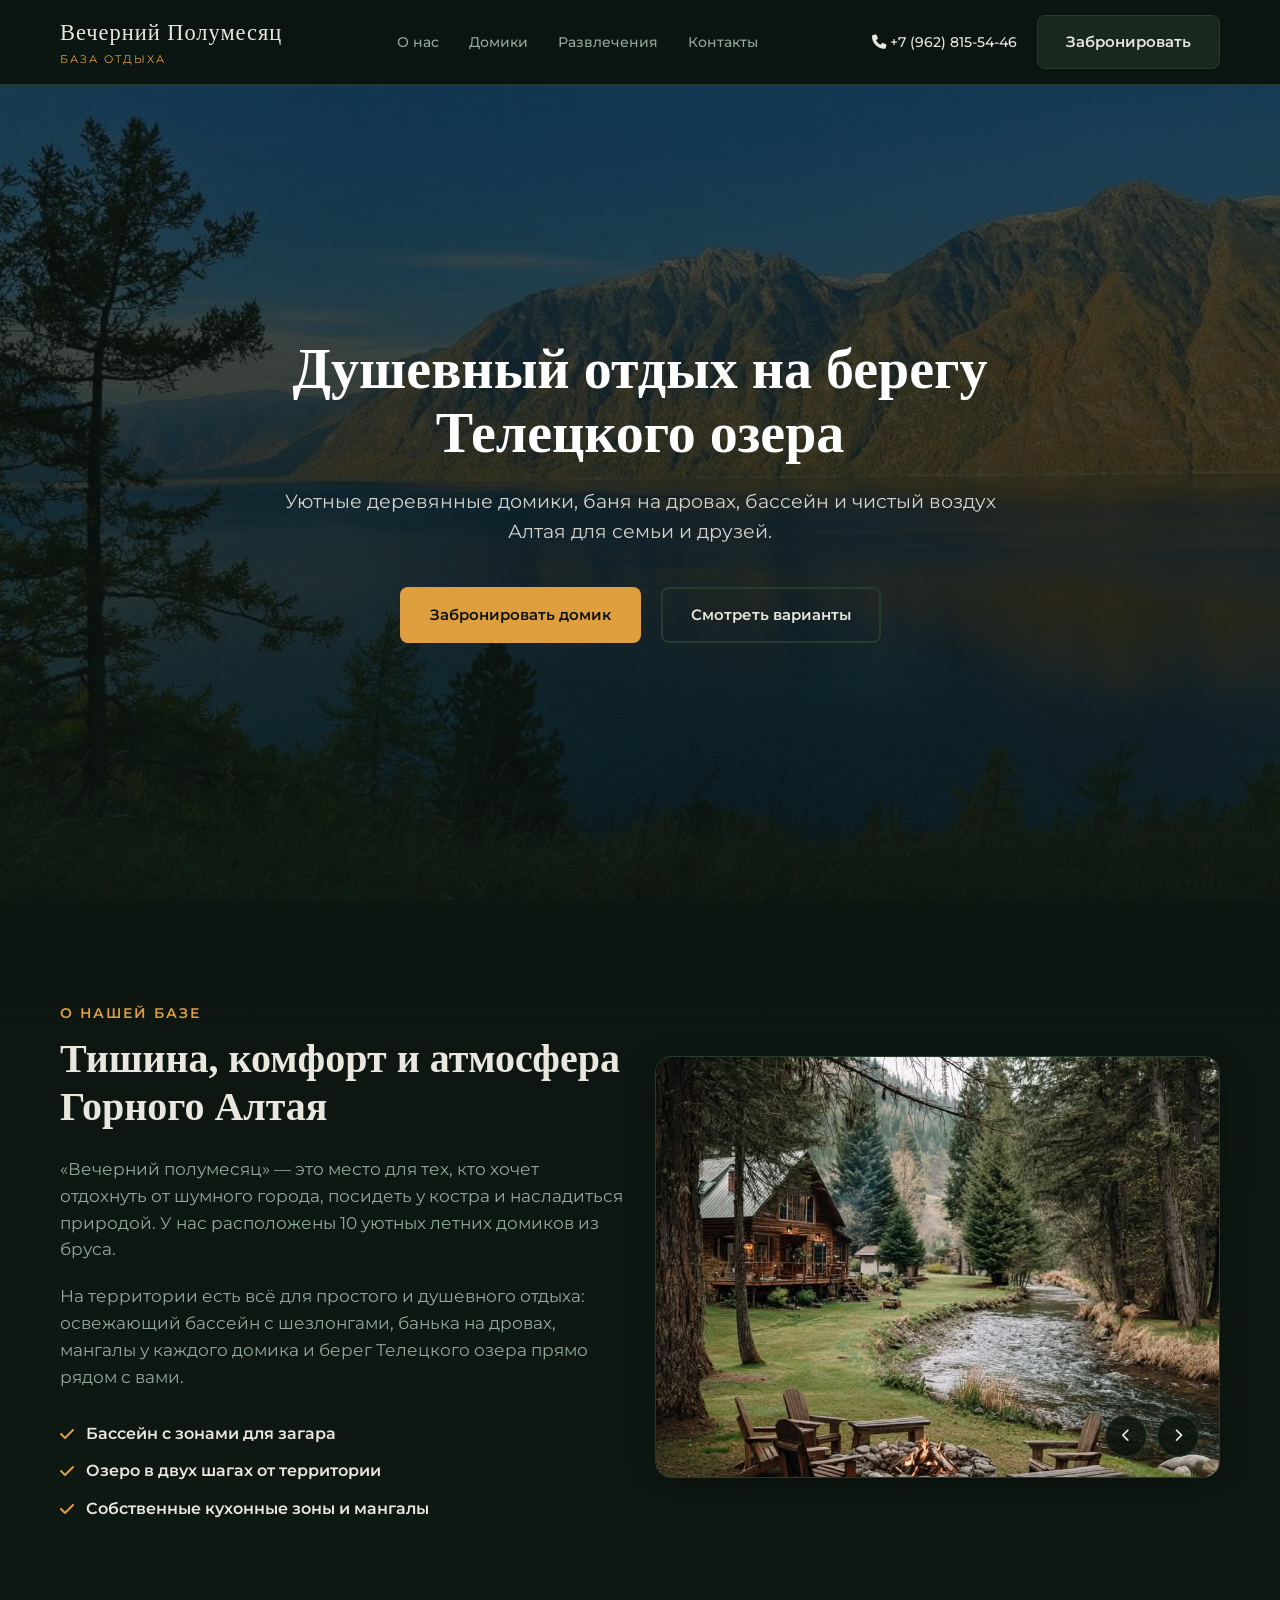
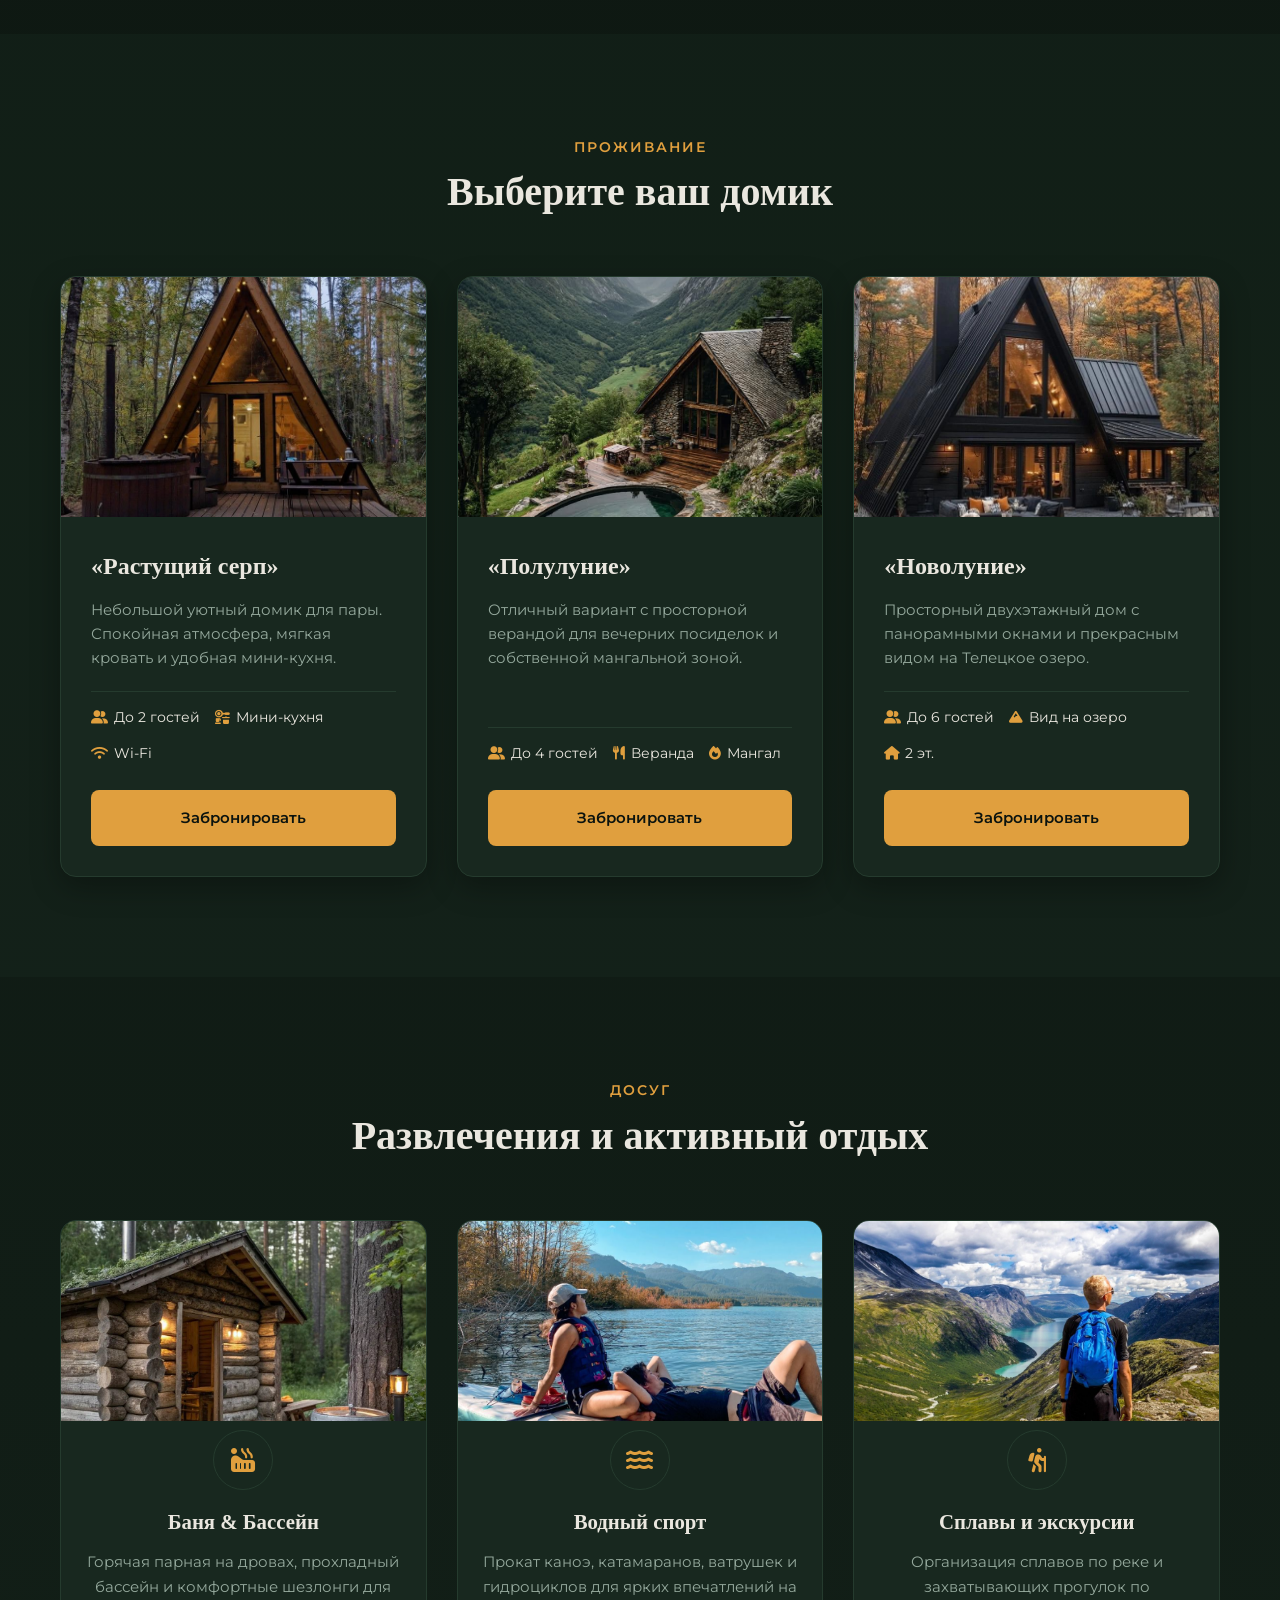
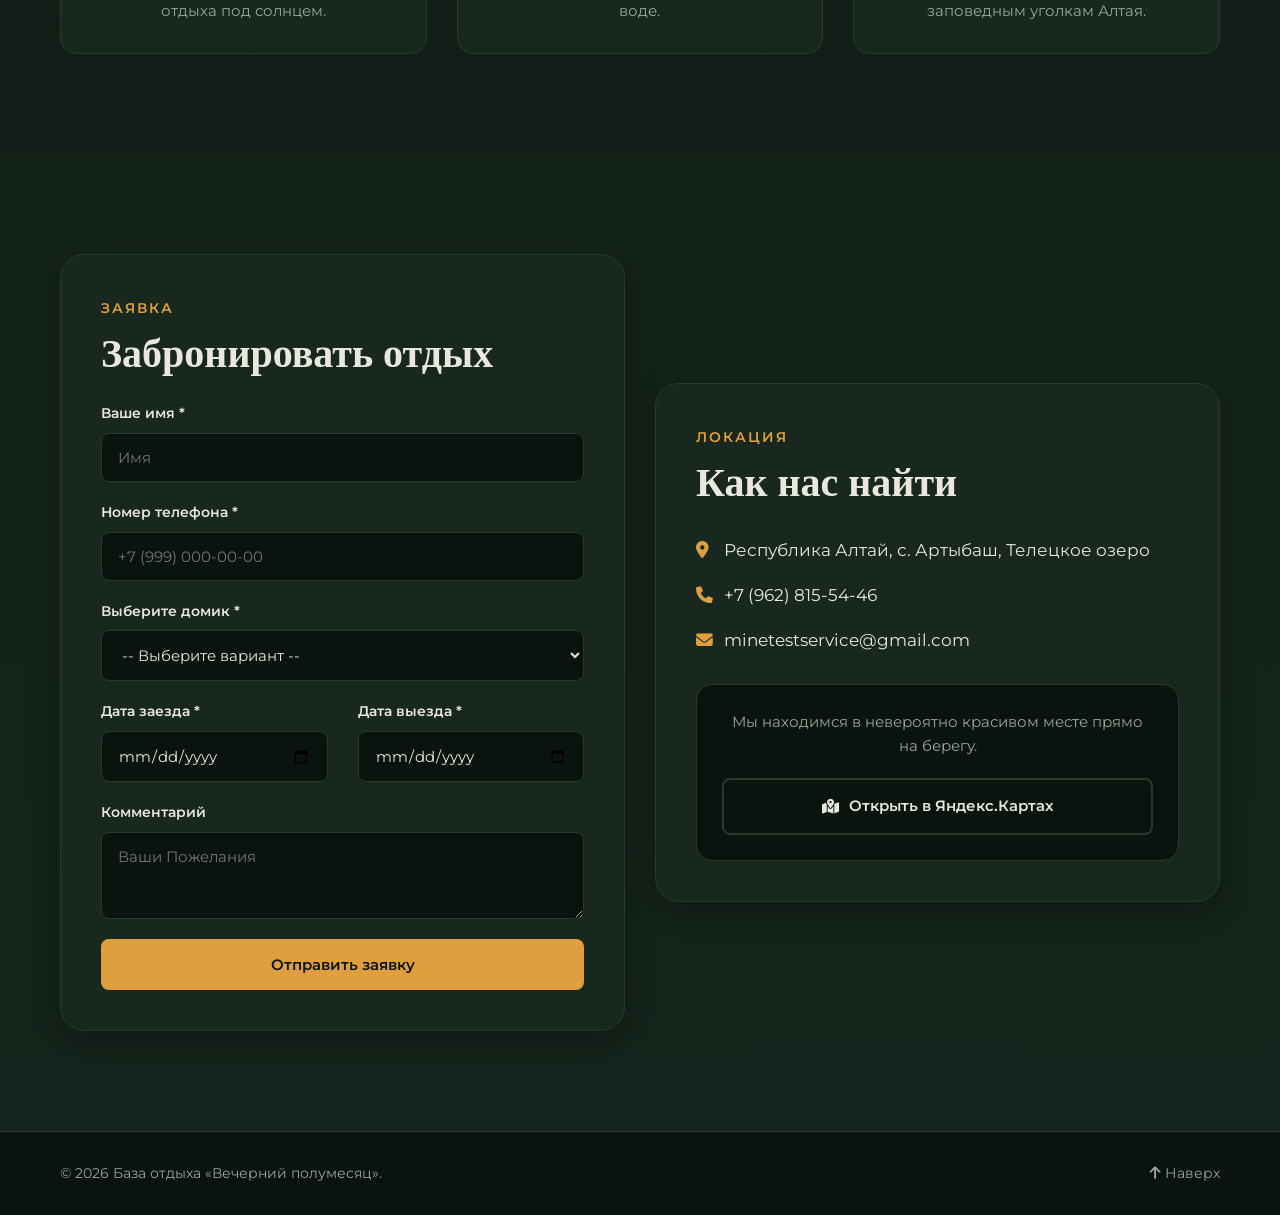
<file: index.html>
<!DOCTYPE html>
<html lang="ru">
<head>
    <meta charset="UTF-8">
    <meta name="viewport" content="width=device-width, initial-scale=1.0">
    <title>База отдыха «Вечерний полумесяц» | Телецкое озеро</title>
    
    <!-- Шрифты -->
    <link rel="preconnect" href="https://fonts.googleapis.com">
    <link rel="preconnect" href="https://fonts.gstatic.com" crossorigin>
    <link href="https://fonts.googleapis.com/css2?family=Montserrat:wght@400;500;600&family=Playfair+Display:wght@600;700&display=swap" rel="stylesheet">
    
    <!-- Иконки -->
    <link rel="stylesheet" href="https://cdnjs.cloudflare.com/ajax/libs/font-awesome/6.5.0/css/all.min.css">

    <link rel="stylesheet" href="front/css/style.css">
</head>
<body>

    <!-- Шапка -->
    <header class="header">
        <div class="container header__container">
            <a href="#" class="logo">
                <span class="logo__title">Вечерний Полумесяц</span>
                <span class="logo__subtitle">База отдыха</span>
            </a>
            <nav class="nav">
                <ul class="nav__list">
                    <li><a href="#about" class="nav__link">О нас</a></li>
                    <li><a href="#cottages" class="nav__link">Домики</a></li>
                    <li><a href="#activities" class="nav__link">Развлечения</a></li>
                    <li><a href="#contacts" class="nav__link">Контакты</a></li>
                </ul>
            </nav>
            <div class="header__contacts">
                <a href="tel:+79628155446" class="header__phone"><i class="fa-solid fa-phone"></i> +7 (962) 815-54-46</a>
                <a href="#booking" class="btn btn--secondary header-book-btn">Забронировать</a>
            </div>
        </div>
    </header>

    <main>
        <!-- Главный экран -->
        <section class="hero">
            <div class="hero__overlay"></div>
            <div class="container hero__container">
                <h1 class="hero__title">Душевный отдых на берегу Телецкого озера</h1>
                <p class="hero__subtitle">Уютные деревянные домики, баня на дровах, бассейн и чистый воздух Алтая для семьи и друзей.</p>
                <div class="hero__actions">
                    <a href="#booking" class="btn btn--primary">Забронировать домик</a>
                    <a href="#cottages" class="btn btn--outline">Смотреть варианты</a>
                </div>
            </div>
        </section>

        <!-- О нас -->
        <section id="about" class="about section">
            <div class="container grid grid--2-cols">
                <div class="about__content">
                    <span class="section-tag">О нашей базе</span>
                    <h2 class="section-title">Тишина, комфорт и атмосфера Горного Алтая</h2>
                    <p class="about__text">
                        «Вечерний полумесяц» — это место для тех, кто хочет отдохнуть от шумного города, посидеть у костра и насладиться природой. У нас расположены 10 уютных летних домиков из бруса.
                    </p>
                    <p class="about__text">
                        На территории есть всё для простого и душевного отдыха: освежающий бассейн с шезлонгами, банька на дровах, мангалы у каждого домика и берег Телецкого озера прямо рядом с вами.
                    </p>
                    <ul class="about__features">
                        <li><i class="fa-solid fa-check"></i> Бассейн с зонами для загара</li>
                        <li><i class="fa-solid fa-check"></i> Озеро в двух шагах от территории</li>
                        <li><i class="fa-solid fa-check"></i> Собственные кухонные зоны и мангалы</li>
                    </ul>
                </div>

                <!-- Слайдер -->
                <div class="about__gallery">
                    <div class="slider" id="aboutSlider">
                        <div class="slider__slides">
                            <div class="slider__slide active">
                                <img src="assets/view on base 1.jpg" alt="Домики вечером">
                                
                            </div>
                            <div class="slider__slide">
                                <img src="assets/inside house.jpg" alt="Озеро и природа">
                                
                            </div>
                            <div class="slider__slide">
                                <img src="assets/view on base 2.jpg" alt="Уютная территория">
                                
                            </div>
                        </div>
                        <div class="slider__controls">
                            <button type="button" class="slider__btn" id="prevSlide"><i class="fa-solid fa-chevron-left"></i></button>
                            <button type="button" class="slider__btn" id="nextSlide"><i class="fa-solid fa-chevron-right"></i></button>
                        </div>
                    </div>
                </div>
            </div>
        </section>

        <!-- Домики -->
        <section id="cottages" class="cottages section section--bg">
            <div class="container">
                <div class="section-header text-center">
                    <span class="section-tag">Проживание</span>
                    <h2 class="section-title">Выберите ваш домик</h2>
                </div>
                
                <div class="grid grid--3-cols">
                    <!-- Домик 1 -->
                    <article class="cottage-card">
                        <div class="cottage-card__image-wrapper">
                            <img src="assets/small house.jpg" alt="Домик Растущий серп" class="cottage-card__img">
                        </div>
                        <div class="cottage-card__body">
                            <h3 class="cottage-card__title">«Растущий серп»</h3>
                            <p class="cottage-card__desc">Небольшой уютный домик для пары. Спокойная атмосфера, мягкая кровать и удобная мини-кухня.</p>
                            <ul class="cottage-card__amenities">
                                <li><i class="fa-solid fa-user-group"></i> До 2 гостей</li>
                                <li><i class="fa-solid fa-kitchen-set"></i> Мини-кухня</li>
                                <li><i class="fa-solid fa-wifi"></i> Wi-Fi</li>
                            </ul>
                            <div class="cottage-card__footer">
                                <a href="#booking" class="btn btn--primary btn--full select-house-btn" data-house="Растущий серп">Забронировать</a>
                            </div>
                        </div>
                    </article>

                    <!-- Домик 2 -->
                    <article class="cottage-card">
                        <div class="cottage-card__image-wrapper">
                            <img src="assets/house with pool.jpg" alt="Домик Полулуние" class="cottage-card__img">
                        </div>
                        <div class="cottage-card__body">
                            <h3 class="cottage-card__title">«Полулуние»</h3>
                            <p class="cottage-card__desc">Отличный вариант с просторной верандой для вечерних посиделок и собственной мангальной зоной.</p>
                            <ul class="cottage-card__amenities">
                                <li><i class="fa-solid fa-user-group"></i> До 4 гостей</li>
                                <li><i class="fa-solid fa-utensils"></i> Веранда</li>
                                <li><i class="fa-solid fa-fire"></i> Мангал</li>
                            </ul>
                            <div class="cottage-card__footer">
                                <a href="#booking" class="btn btn--primary btn--full select-house-btn" data-house="Полулуние">Забронировать</a>
                            </div>
                        </div>
                    </article>

                    <!-- Домик 3 -->
                    <article class="cottage-card">
                        <div class="cottage-card__image-wrapper">
                            <img src="assets/big house.jpg" alt="Домик Новолуние" class="cottage-card__img">
                        </div>
                        <div class="cottage-card__body">
                            <h3 class="cottage-card__title">«Новолуние»</h3>
                            <p class="cottage-card__desc">Просторный двухэтажный дом с панорамными окнами и прекрасным видом на Телецкое озеро.</p>
                            <ul class="cottage-card__amenities">
                                <li><i class="fa-solid fa-user-group"></i> До 6 гостей</li>
                                <li><i class="fa-solid fa-mountain"></i> Вид на озеро</li>
                                <li><i class="fa-solid fa-house"></i> 2 эт.</li>
                            </ul>
                            <div class="cottage-card__footer">
                                <a href="#booking" class="btn btn--primary btn--full select-house-btn" data-house="Новолуние">Забронировать</a>
                            </div>
                        </div>
                    </article>
                </div>
            </div>
        </section>

        <!-- Разлечения -->
        <section id="activities" class="activities section">
            <div class="container">
                <div class="section-header text-center">
                    <span class="section-tag">Досуг</span>
                    <h2 class="section-title">Развлечения и активный отдых</h2>
                </div>
                <div class="grid grid--3-cols">
                    <div class="activity-card">
                        <div class="activity-card__image-wrapper">
                            <img src="assets/banya.jpg" alt="Баня и бассейн" class="activity-card__img">
                        </div>
                        <div class="activity-card__content">
                            <div class="activity-card__icon"><i class="fa-solid fa-hot-tub-person"></i></div>
                            <h3 class="activity-card__title">Баня & Бассейн</h3>
                            <p class="activity-card__desc">Горячая парная на дровах, прохладный бассейн и комфортные шезлонги для отдыха под солнцем.</p>
                        </div>
                    </div>

                    <div class="activity-card">
                        <div class="activity-card__image-wrapper">
                            <img src="assets/swim attraction.jpg" alt="Водные прогулки" class="activity-card__img">
                        </div>
                        <div class="activity-card__content">
                            <div class="activity-card__icon"><i class="fa-solid fa-water"></i></div>
                            <h3 class="activity-card__title">Водный спорт</h3>
                            <p class="activity-card__desc">Прокат каноэ, катамаранов, ватрушек и гидроциклов для ярких впечатлений на воде.</p>
                        </div>
                    </div>

                    <div class="activity-card">
                        <div class="activity-card__image-wrapper">
                            <img src="assets/trip.jpg" alt="Сплавы и экскурсии" class="activity-card__img">
                        </div>
                        <div class="activity-card__content">
                            <div class="activity-card__icon"><i class="fa-solid fa-person-hiking"></i></div>
                            <h3 class="activity-card__title">Сплавы и экскурсии</h3>
                            <p class="activity-card__desc">Организация сплавов по реке и захватывающих прогулок по заповедным уголкам Алтая.</p>
                        </div>
                    </div>
                </div>
            </div>
        </section>

        <!-- Бронь -->
        <section id="booking" class="booking section section--bg">
            <div class="container grid grid--2-cols">
                <div class="booking__form-wrapper">
                    <span class="section-tag">Заявка</span>
                    <h2 class="section-title">Забронировать отдых</h2>
                    <form id="bookingForm" class="booking-form">
                        <div class="form-group">
                            <label for="name">Ваше имя *</label>
                            <input type="text" id="name" name="name" placeholder="Имя" required>
                        </div>
                        <div class="form-group">
                            <label for="phone">Номер телефона *</label>
                            <input type="tel" id="phone" name="phone" placeholder="+7 (999) 000-00-00" required>
                        </div>
                        <div class="form-group">
                            <label for="house_type">Выберите домик *</label>
                            <select id="house_type" name="house_type" required>
                                <option value="" disabled selected>-- Выберите вариант --</option>
                                <option value="Растущий серп">«Растущий серп» (2 гостя)</option>
                                <option value="Полулуние">«Полулуние» (4 гостя)</option>
                                <option value="Новолуние">«Новолуние» (6 гостей)</option>
                            </select>
                        </div>
                        <div class="grid grid--2-cols form-row">
                            <div class="form-group">
                                <label for="check_in">Дата заезда *</label>
                                <input type="date" id="check_in" name="check_in" required>
                            </div>
                            <div class="form-group">
                                <label for="check_out">Дата выезда *</label>
                                <input type="date" id="check_out" name="check_out" required>
                            </div>
                        </div>
                        <div class="form-group">
                            <label for="comment">Комментарий</label>
                            <textarea id="comment" name="comment" rows="3" placeholder="Ваши Пожелания"></textarea>
                        </div>
                        <button type="submit" class="btn btn--primary btn--full" id="submitBtn">
                            <span>Отправить заявку</span>
                        </button>
                        <div id="formStatus" class="form-status"></div>
                    </form>
                </div>

                <!-- Контакты и Карта -->
                <div id="contacts" class="contacts__card">
                    <span class="section-tag">Локация</span>
                    <h2 class="section-title">Как нас найти</h2>
                    
                    <div class="contacts__info">
                        <p><i class="fa-solid fa-location-dot"></i> Республика Алтай, с. Артыбаш, Телецкое озеро</p>
                        <p><i class="fa-solid fa-phone"></i> <a href="tel:+79628155446">+7 (962) 815-54-46</a></p>
                        <p><i class="fa-solid fa-envelope"></i> <a href="mailto:bassotdih@mail.ru">minetestservice@gmail.com</a></p>
                    </div>

                    <div class="contacts__map-box">
                        <p class="contacts__map-text">Мы находимся в невероятно красивом месте прямо на берегу.</p>
                        <a href="https://yandex.ru/maps/org/gornoye_ozero/1777346318/?ll=87.312790%2C51.791435&source=serp_navig&z=17.2" target="_blank" class="btn btn--outline btn--full">
                            <i class="fa-solid fa-map-location-dot"></i> Открыть в Яндекс.Картах
                        </a>
                    </div>
                </div>
            </div>
        </section>
    </main>

    <!-- Футер -->
    <footer class="footer">
        <div class="container footer__container">
            <p>© 2026 База отдыха «Вечерний полумесяц».</p>
            <a href="#" class="footer__top-link"><i class="fa-solid fa-arrow-up"></i> Наверх</a>
        </div>
    </footer>

    <script src="front/js/main.js"></script>
</body>
</html>
</file>
<file: front/css/style.css>
/* Основные стили */
:root {
    /* Фон и подложки карточек */
    --color-bg-dark: #0B130E;
    --color-bg-card: #18281F;
    --color-bg-card-hover: #1F3328;
    --color-border: #253B2E;

    --color-text-main: #EAE7DF;
    --color-text-muted: #94A89C;

    --color-accent: #E09F3E;
    --color-accent-hover: #C6882B;

    --font-heading: 'Manrope', serif;
    --font-body: 'Montserrat', sans-serif;

    --radius-sm: 8px;
    --radius-md: 16px;
    --radius-lg: 24px;
    --shadow-soft: 0 10px 30px rgba(0, 0, 0, 0.3);
    --shadow-hover: 0 20px 40px rgba(0, 0, 0, 0.5);

    --transition: all 0.3s cubic-bezier(0.25, 0.8, 0.25, 1);
}

* {
    margin: 0;
    padding: 0;
    box-sizing: border-box;
}

html {
    scroll-behavior: smooth;
}

body {
    font-family: var(--font-body);
    color: var(--color-text-main);
    background: linear-gradient(180deg, #0B130E 0%, #14221A 100%);
    line-height: 1.6;
    min-height: 100vh;
    -webkit-font-smoothing: antialiased;
}

a {
    text-decoration: none;
    color: inherit;
    transition: var(--transition);
}

img {
    max-width: 100%;
    height: auto;
    display: block;
}

/* Вспомогательные классы*/
.container {
    width: 100%;
    max-width: 1200px;
    margin: 0 auto;
    padding: 0 20px;
}

.section {
    padding: 100px 0;
}

.section--bg {
    background-color: rgba(24, 40, 31, 0.4);
}

.section-header {
    margin-bottom: 60px;
}

.section-tag {
    display: inline-block;
    font-size: 0.85rem;
    font-weight: 600;
    text-transform: uppercase;
    letter-spacing: 2px;
    color: var(--color-accent);
    margin-bottom: 10px;
}

.section-title {
    font-family: var(--font-heading);
    font-size: 2.5rem;
    color: var(--color-text-main);
    line-height: 1.2;
    margin-bottom: 25px;
}

.text-center {
    text-align: center;
}

.grid {
    display: grid;
    gap: 30px;
}

.grid--2-cols {
    grid-template-columns: repeat(2, 1fr);
    align-items: center;
}

.grid--3-cols {
    grid-template-columns: repeat(3, 1fr);
}

/* Кнопки */
.btn {
    display: inline-flex;
    align-items: center;
    justify-content: center;
    gap: 10px;
    padding: 14px 28px;
    font-family: var(--font-body);
    font-size: 0.95rem;
    font-weight: 600;
    border-radius: var(--radius-sm);
    cursor: pointer;
    border: 2px solid transparent;
    transition: var(--transition);
}

.btn--primary {
    background-color: var(--color-accent);
    color: #0B130E;
}

.btn--primary:hover {
    background-color: var(--color-accent-hover);
    transform: translateY(-2px);
    box-shadow: 0 5px 15px rgba(224, 159, 62, 0.3);
}

.btn--secondary {
    background-color: var(--color-bg-card);
    color: var(--color-text-main);
    border: 1px solid var(--color-border);
}

.btn--secondary:hover {
    background-color: var(--color-bg-card-hover);
    border-color: var(--color-accent);
}

.btn--outline {
    border-color: var(--color-border);
    color: var(--color-text-main);
}

.btn--outline:hover {
    border-color: var(--color-accent);
    color: var(--color-accent);
}

.btn--full {
    width: 100%;
}

/* Шапка */
.header {
    position: fixed;
    top: 0;
    left: 0;
    width: 100%;
    z-index: 1000;
    background-color: rgba(11, 19, 14, 0.95);
    backdrop-filter: blur(10px);
    padding: 15px 0;
    border-bottom: 1px solid var(--color-border);
}

.header__container {
    display: flex;
    align-items: center;
    justify-content: space-between;
}

.logo {
    display: flex;
    flex-direction: column;
}

.logo__title {
    font-family: var(--font-heading);
    font-size: 1.4rem;
    color: var(--color-text-main);
    letter-spacing: 1px;
}

.logo__subtitle {
    font-size: 0.7rem;
    text-transform: uppercase;
    letter-spacing: 2px;
    color: var(--color-accent);
}

.nav__list {
    display: flex;
    list-style: none;
    gap: 30px;
}

.nav__link {
    color: var(--color-text-muted);
    font-size: 0.9rem;
    font-weight: 500;
}

.nav__link:hover {
    color: var(--color-accent);
}

.header__contacts {
    display: flex;
    align-items: center;
    gap: 20px;
}

.header__phone {
    color: var(--color-text-main);
    font-weight: 500;
    font-size: 0.9rem;
}

.header__phone:hover {
    color: var(--color-accent);
}

/* Главный экран */
.hero {
    position: relative;
    height: 100vh;
    min-height: 600px;
    display: flex;
    align-items: center;
    background: url('/assets/view\ on\ the\ lake.jpg') center/cover no-repeat;
    color: #FFFFFF;
    padding-top: 80px;
}

.hero__overlay {
    position: absolute;
    inset: 0;
    background: linear-gradient(180deg, rgba(11, 19, 14, 0.65) 0%, rgba(11, 19, 14, 0.85) 100%);
}

.hero__container {
    position: relative;
    z-index: 2;
    max-width: 800px;
    text-align: center;
}

.hero__title {
    font-family: var(--font-heading);
    font-size: 3.5rem;
    line-height: 1.15;
    margin-bottom: 20px;
    font-weight: 700;
    color: #FFFFFF;
}

.hero__subtitle {
    font-size: 1.2rem;
    color: rgba(234, 231, 223, 0.9);
    margin-bottom: 40px;
    font-weight: 400;
}

.hero__actions {
    display: flex;
    gap: 20px;
    justify-content: center;
}

/* О нас */
.about__text {
    color: var(--color-text-muted);
    margin-bottom: 20px;
    font-size: 1.05rem;
}

.about__features {
    list-style: none;
    margin-top: 30px;
}

.about__features li {
    display: flex;
    align-items: center;
    gap: 12px;
    font-weight: 600;
    color: var(--color-text-main);
    margin-bottom: 12px;
}

.about__features i {
    color: var(--color-accent);
}

/* Слайдер галереи */
.slider {
    position: relative;
    border-radius: var(--radius-md);
    overflow: hidden;
    border: 1px solid var(--color-border);
    box-shadow: var(--shadow-soft);
}

.slider__slide {
    display: none;
    position: relative;
}

.slider__slide.active {
    display: block;
}

.slider__slide img {
    width: 100%;
    height: 420px;
    object-fit: cover;
}

.slider__caption {
    position: absolute;
    bottom: 20px;
    left: 20px;
    background: rgba(11, 19, 14, 0.85);
    border: 1px solid var(--color-border);
    color: var(--color-text-main);
    padding: 8px 16px;
    border-radius: 20px;
    font-size: 0.85rem;
    backdrop-filter: blur(4px);
}

.slider__controls {
    position: absolute;
    bottom: 20px;
    right: 20px;
    display: flex;
    gap: 10px;
    z-index: 10;
}

.slider__btn {
    background: rgba(11, 19, 14, 0.85);
    color: var(--color-text-main);
    border: 1px solid var(--color-border);
    width: 42px;
    height: 42px;
    border-radius: 50%;
    cursor: pointer;
    display: flex;
    align-items: center;
    justify-content: center;
    transition: var(--transition);
}

.slider__btn:hover {
    background: var(--color-accent);
    border-color: var(--color-accent);
    color: #0B130E;
}

/* Домики */
.cottage-card {
    background-color: var(--color-bg-card);
    border: 1px solid var(--color-border);
    border-radius: var(--radius-md);
    overflow: hidden;
    box-shadow: var(--shadow-soft);
    transition: var(--transition);
    display: flex;
    flex-direction: column;
}

.cottage-card:hover {
    transform: translateY(-8px);
    border-color: var(--color-accent);
    box-shadow: var(--shadow-hover);
}

.cottage-card__image-wrapper {
    position: relative;
    height: 240px;
    overflow: hidden;
}

.cottage-card__img {
    width: 100%;
    height: 100%;
    object-fit: cover;
    transition: transform 0.5s ease;
}

.cottage-card:hover .cottage-card__img {
    transform: scale(1.05);
}

.cottage-card__badge {
    position: absolute;
    top: 15px;
    left: 15px;
    background-color: var(--color-bg-dark);
    border: 1px solid var(--color-border);
    color: var(--color-accent);
    padding: 6px 14px;
    font-size: 0.75rem;
    font-weight: 600;
    border-radius: 20px;
    text-transform: uppercase;
    letter-spacing: 1px;
}

.cottage-card__body {
    padding: 30px;
    display: flex;
    flex-direction: column;
    flex-grow: 1;
}

.cottage-card__title {
    font-family: var(--font-heading);
    font-size: 1.5rem;
    color: var(--color-text-main);
    margin-bottom: 12px;
}

.cottage-card__desc {
    color: var(--color-text-muted);
    font-size: 0.95rem;
    margin-bottom: 20px;
    flex-grow: 1;
}

.cottage-card__amenities {
    list-style: none;
    display: flex;
    flex-wrap: wrap;
    gap: 15px;
    padding-top: 15px;
    border-top: 1px solid var(--color-border);
    margin-bottom: 25px;
}

.cottage-card__amenities li {
    font-size: 0.85rem;
    color: var(--color-text-main);
    display: flex;
    align-items: center;
    gap: 6px;
}

.cottage-card__amenities i {
    color: var(--color-accent);
}

/* Развлечения */
.activity-card {
    background-color: var(--color-bg-card);
    border: 1px solid var(--color-border);
    border-radius: var(--radius-md);
    overflow: hidden;
    transition: var(--transition);
}

.activity-card:hover {
    border-color: var(--color-accent);
    transform: translateY(-5px);
    box-shadow: var(--shadow-hover);
}

.activity-card__image-wrapper {
    height: 200px;
    overflow: hidden;
}

.activity-card__img {
    width: 100%;
    height: 100%;
    object-fit: cover;
    transition: transform 0.5s ease;
}

.activity-card:hover .activity-card__img {
    transform: scale(1.05);
}

.activity-card__content {
    padding: 30px 20px;
    text-align: center;
    position: relative;
}

.activity-card__icon {
    width: 60px;
    height: 60px;
    background-color: var(--color-bg-card);
    border: 1px solid var(--color-border);
    color: var(--color-accent);
    border-radius: 50%;
    display: inline-flex;
    align-items: center;
    justify-content: center;
    font-size: 1.5rem;
    margin: -60px auto 15px auto;
    position: relative;
    z-index: 2;
}

.activity-card__title {
    font-family: var(--font-heading);
    font-size: 1.3rem;
    color: var(--color-text-main);
    margin-bottom: 12px;
}

.activity-card__desc {
    color: var(--color-text-muted);
    font-size: 0.95rem;
}

/* Бронь */
.booking__form-wrapper {
    background-color: var(--color-bg-card);
    border: 1px solid var(--color-border);
    padding: 40px;
    border-radius: var(--radius-lg);
    box-shadow: var(--shadow-soft);
}

.booking-form {
    display: flex;
    flex-direction: column;
    gap: 20px;
    margin-top: 20px;
}

.form-group {
    display: flex;
    flex-direction: column;
    gap: 8px;
}

.form-group label {
    font-size: 0.85rem;
    font-weight: 600;
    color: var(--color-text-main);
}

.form-group input,
.form-group select,
.form-group textarea {
    width: 100%;
    padding: 14px 16px;
    font-family: var(--font-body);
    font-size: 0.95rem;
    border: 1px solid var(--color-border);
    border-radius: var(--radius-sm);
    background-color: var(--color-bg-dark);
    color: var(--color-text-main);
    outline: none;
    transition: var(--transition);
}

.form-group input:focus,
.form-group select:focus,
.form-group textarea:focus {
    border-color: var(--color-accent);
    box-shadow: 0 0 0 3px rgba(224, 159, 62, 0.15);
}

.form-row {
    margin-top: 0;
}

.form-status {
    font-size: 0.9rem;
    font-weight: 600;
    text-align: center;
    padding: 12px;
    border-radius: var(--radius-sm);
    display: none;
}

.form-status.success {
    display: block;
    background-color: rgba(46, 125, 50, 0.2);
    border: 1px solid #2E7D32;
    color: #81C784;
}

.form-status.error {
    display: block;
    background-color: rgba(198, 40, 40, 0.2);
    border: 1px solid #C62828;
    color: #E57373;
}

/* Карточка контактов */
.contacts__card {
    background-color: var(--color-bg-card);
    border: 1px solid var(--color-border);
    padding: 40px;
    border-radius: var(--radius-lg);
    box-shadow: var(--shadow-soft);
}

.contacts__info {
    margin: 30px 0;
    display: flex;
    flex-direction: column;
    gap: 18px;
    font-size: 1.05rem;
}

.contacts__info i {
    color: var(--color-accent);
    width: 24px;
}

.contacts__info a:hover {
    color: var(--color-accent);
}

.contacts__map-box {
    margin-top: 30px;
    padding: 25px;
    background-color: var(--color-bg-dark);
    border: 1px solid var(--color-border);
    border-radius: var(--radius-md);
    text-align: center;
}

.contacts__map-text {
    color: var(--color-text-muted);
    font-size: 0.95rem;
    margin-bottom: 20px;
}

/* Футер */
.footer {
    background-color: var(--color-bg-dark);
    color: var(--color-text-muted);
    padding: 30px 0;
    font-size: 0.9rem;
    border-top: 1px solid var(--color-border);
}

.footer__container {
    display: flex;
    justify-content: space-between;
    align-items: center;
}

.footer__top-link:hover {
    color: var(--color-accent);
}

/* Попытки адаптации под мобилы */
@media (max-width: 992px) {
    .header-book-btn, 
    .mobile-hide-btn {
        display: none !important;
    }

    .grid--2-cols,
    .grid--3-cols {
        grid-template-columns: 1fr !important;
    }

    .nav {
        display: none; 
    }

    .booking__form-wrapper,
    .contacts__card {
        width: 100% !important;
        max-width: 100% !important;
        padding: 25px 20px !important; /* Уменьшаем внутренние отступы для узких экранов */
        box-sizing: border-box;
    }

    .section {
        padding: 60px 0;
    }

    .hero__title {
        font-size: 2.5rem;
    }

    .about__gallery {
        margin-top: 40px;
    }

    .contacts__card {
        margin-top: 40px;
    }

    .nav {
        display: none;
    }

    .cards-container,
    .main-content {
        display: flex;
        flex-direction: column;
        align-items: center;
        justify-content: center;
        padding: 0 15px; 
        width: 100%;
        box-sizing: border-box;
    }

    .booking-card,
    .address-card,
    .info-card {
        width: 100% !important;
        max-width: 100% !important;
        margin-left: auto !important;
        margin-right: auto !important;
        box-sizing: border-box; 
        float: none !important; 
    }

    .header__container {
        flex-wrap: wrap;
        gap: 10px;
    }

    .header__contacts {
        gap: 10px;
    }

    .header__phone {
        font-size: 0.85rem;
    }
}

@media (max-width: 576px) {
    .hero__actions {
        flex-direction: column;
    }

    .booking__form-wrapper,
    .contacts__card {
        padding: 24px;
    }

    .booking__form-wrapper,
    .contacts__card {
        padding: 20px 15px !important;
    }

    .section-title {
        font-size: 1.75rem;
    }
}
</file>
